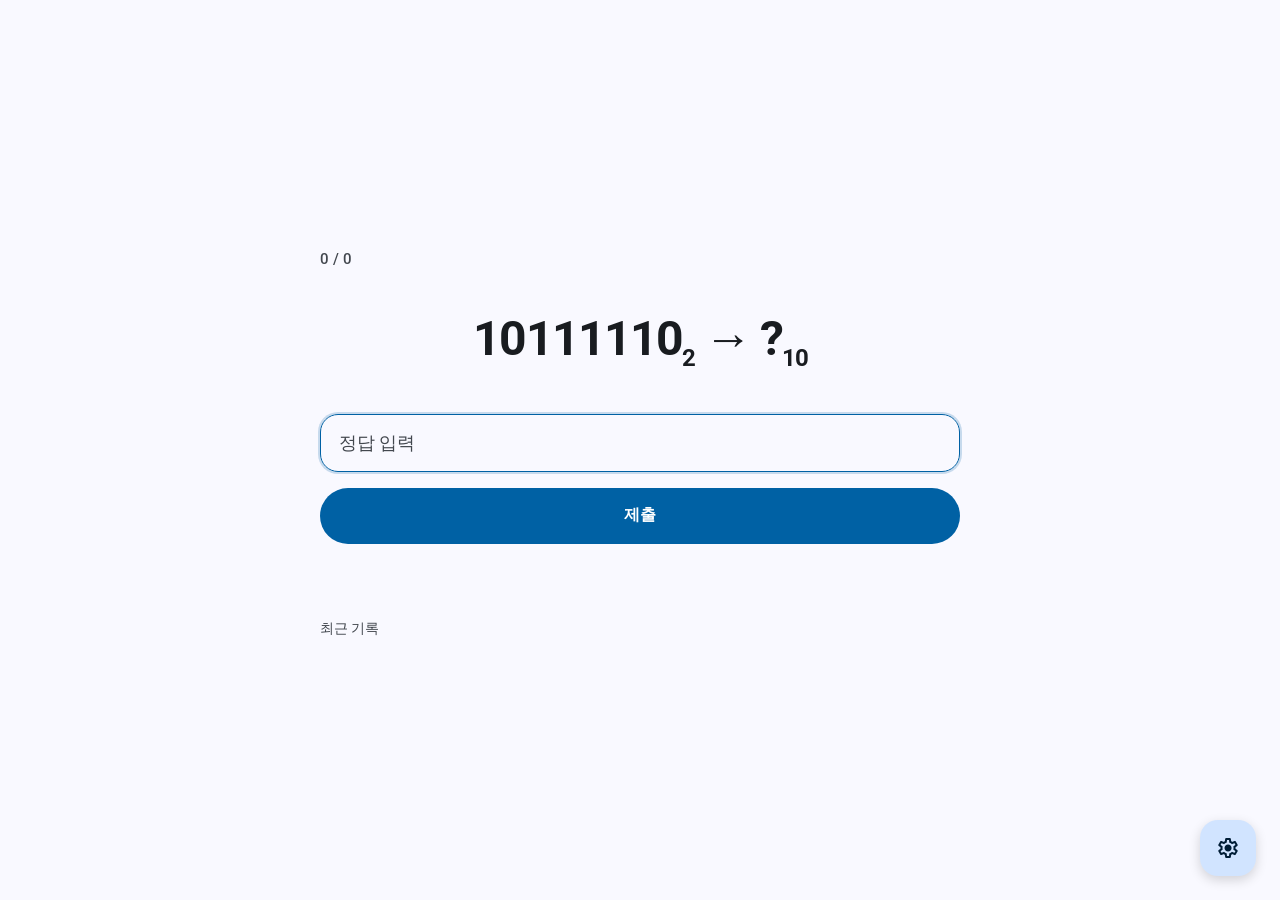
<file: index.html>
<!DOCTYPE html>
<html lang="ko">
<head>
    <meta charset="UTF-8">

    <meta
        name="viewport"
        content="width=device-width, initial-scale=1.0, viewport-fit=cover"
    >

    <title>진법 변환 퀴즈</title>

    <!-- Material Symbols + Roboto -->
    <link
        rel="preconnect"
        href="https://fonts.googleapis.com"
    >

    <link
        rel="preconnect"
        href="https://fonts.gstatic.com"
        crossorigin
    >

    <link
        href="https://fonts.googleapis.com/css2?family=Material+Symbols+Rounded:opsz,wght,FILL,GRAD@20..48,400,0,0&family=Roboto:wght@400;500;700&display=swap"
        rel="stylesheet"
    >

    <!-- 색상 / 디자인 -->
    <link rel="stylesheet" href="theme.css">

    <!-- 레이아웃 / 컴포넌트 -->
    <link rel="stylesheet" href="style.css">

    <style>
    #settingsContainer {
        display: none;
    }

    #settingsContainer.settings-open {
        display: block;
    }
</style>
</head>


<body>

    <!-- =====================================================
         QUIZ
         ===================================================== -->

    <main class="app">

        <section class="quiz-card">

            <!-- 상단 -->
            <header class="header">

                <div class="title">

                    <div class="title-icon">
                        <span class="material-symbols-rounded">
                            calculate
                        </span>
                    </div>

                    <span>진법 변환 퀴즈</span>

                </div>


                <div
                    class="score"
                    id="score"
                >
                    0 / 0
                </div>

            </header>


            <!-- 문제 -->
            <div
                class="question"
                id="question"
            >
                101101<sub>2</sub> → ?<sub>16</sub>
            </div>


            <!-- 답 입력 -->
            <div class="answer-area">

                <input
                    id="answerInput"
                    class="answer-input"
                    type="text"
                    inputmode="text"
                    autocomplete="off"
                    autocapitalize="characters"
                    spellcheck="false"
                    placeholder="정답 입력"
                    aria-label="답 입력"
                >


                <button
                    id="submitButton"
                    class="submit-button"
                    type="button"
                >
                    제출
                </button>

            </div>


            <!-- 결과 -->
            <div
                id="result"
                class="result"
                aria-live="polite"
            ></div>


            <!-- 최근 기록 -->
            <section class="history">

                <div class="history-title">
                    최근 기록
                </div>

                <div
                    id="historyList"
                    class="history-list"
                ></div>

            </section>

        </section>

    </main>



    <!-- =====================================================
         SETTINGS FAB
         오른쪽 아래 설정 버튼
         ===================================================== -->

    <button
        id="settingsFab"
        class="settings-fab"
        type="button"
        aria-label="설정"
        aria-haspopup="dialog"
    >

        <span class="material-symbols-rounded">
            settings
        </span>

    </button>



    <!-- =====================================================
         SETTINGS BOTTOM SHEET
         ===================================================== -->

    <div id="settingsContainer">


        <!-- 배경 눌러도 닫힘 -->
        <div
            id="settingsBackdrop"
            class="settings-backdrop"
        ></div>


        <section
            id="settingsSheet"
            class="settings-sheet"
            role="dialog"
            aria-modal="true"
            aria-label="설정"
        >

            <!-- 위에 있는 작은 손잡이 -->
            <div class="sheet-handle"></div>


            <!-- =================================================
                 SETTINGS MAIN
                 ================================================= -->

            <div
                id="settingsMain"
                class="settings-main"
            >


                <!-- 진법 -->

                <div class="settings-group">

                    <div class="settings-group-title">
                        진법
                    </div>


                    <!-- 입력 진법 -->

                    <button
                        id="inputBaseSetting"
                        class="settings-item"
                        type="button"
                    >

                        <div class="settings-item-icon">

                            <span class="material-symbols-rounded">
                                input
                            </span>

                        </div>


                        <div class="settings-item-content">

                            <div class="settings-item-title">
                                입력 진법
                            </div>

                            <div
                                id="inputBaseSummary"
                                class="settings-item-summary"
                            >
                                2진수
                            </div>

                        </div>


                        <span class="material-symbols-rounded settings-chevron">
                            chevron_right
                        </span>

                    </button>


                    <!-- 출력 진법 -->

                    <button
                        id="outputBaseSetting"
                        class="settings-item"
                        type="button"
                    >

                        <div class="settings-item-icon">

                            <span class="material-symbols-rounded">
                                output
                            </span>

                        </div>


                        <div class="settings-item-content">

                            <div class="settings-item-title">
                                출력 진법
                            </div>

                            <div
                                id="outputBaseSummary"
                                class="settings-item-summary"
                            >
                                10진수
                            </div>

                        </div>


                        <span class="material-symbols-rounded settings-chevron">
                            chevron_right
                        </span>

                    </button>

                </div>



                <!-- 화면 -->

                <div class="settings-group">

                    <div class="settings-group-title">
                        화면
                    </div>


                    <!-- 테마 -->

                    <button
                        id="themeSetting"
                        class="settings-item"
                        type="button"
                    >

                        <div class="settings-item-icon">

                            <span class="material-symbols-rounded">
                                dark_mode
                            </span>

                        </div>


                        <div class="settings-item-content">

                            <div class="settings-item-title">
                                테마
                            </div>

                            <div
                                id="themeSummary"
                                class="settings-item-summary"
                            >
                                라이트
                            </div>

                        </div>


                        <span class="material-symbols-rounded settings-chevron">
                            chevron_right
                        </span>

                    </button>

                </div>



                <!-- 기타 -->

                <div class="settings-group">

                    <div class="settings-group-title">
                        기타
                    </div>


                    <!-- GitHub -->

                    <button
                        id="githubButton"
                        class="settings-item"
                        type="button"
                    >

                        <div class="settings-item-icon">

                            <span class="material-symbols-rounded">
                                code
                            </span>

                        </div>


                        <div class="settings-item-content">

                            <div class="settings-item-title">
                                GitHub
                            </div>

                            <div class="settings-item-summary">
                                프로젝트 소스 코드
                            </div>

                        </div>


                        <span class="material-symbols-rounded">
                            open_in_new
                        </span>

                    </button>

                </div>

            </div>



            <!-- =================================================
                 INPUT BASE SCREEN
                 ================================================= -->

            <div
                id="inputBaseScreen"
                class="settings-subscreen"
            >

                <div class="subscreen-header">

                    <button
                        id="inputBaseBack"
                        class="icon-button"
                        type="button"
                        aria-label="뒤로"
                    >

                        <span class="material-symbols-rounded">
                            arrow_back
                        </span>

                    </button>


                    <div class="subscreen-header-text">

                        <h2>입력 진법</h2>

                        <p>
                            문제에 표시되는 숫자의 진법
                        </p>

                    </div>

                </div>


                <!-- 여기서 여러 개 선택 가능 -->

                <div
                    id="inputBaseChips"
                    class="chip-group"
                >

                    <button
                        class="filter-chip"
                        type="button"
                        data-base="2"
                    >

                        <span class="check material-symbols-rounded">
                            check
                        </span>

                        2진수

                    </button>


                    <button
                        class="filter-chip"
                        type="button"
                        data-base="8"
                    >

                        <span class="check material-symbols-rounded">
                            check
                        </span>

                        8진수

                    </button>


                    <button
                        class="filter-chip"
                        type="button"
                        data-base="10"
                    >

                        <span class="check material-symbols-rounded">
                            check
                        </span>

                        10진수

                    </button>


                    <button
                        class="filter-chip"
                        type="button"
                        data-base="16"
                    >

                        <span class="check material-symbols-rounded">
                            check
                        </span>

                        16진수

                    </button>

                </div>

            </div>



            <!-- =================================================
                 OUTPUT BASE SCREEN
                 ================================================= -->

            <div
                id="outputBaseScreen"
                class="settings-subscreen"
            >

                <div class="subscreen-header">

                    <button
                        id="outputBaseBack"
                        class="icon-button"
                        type="button"
                        aria-label="뒤로"
                    >

                        <span class="material-symbols-rounded">
                            arrow_back
                        </span>

                    </button>


                    <div class="subscreen-header-text">

                        <h2>출력 진법</h2>

                        <p>
                            정답을 입력할 진법
                        </p>

                    </div>

                </div>


                <div
                    id="outputBaseChips"
                    class="chip-group"
                >

                    <button
                        class="filter-chip"
                        type="button"
                        data-base="2"
                    >

                        <span class="check material-symbols-rounded">
                            check
                        </span>

                        2진수

                    </button>


                    <button
                        class="filter-chip"
                        type="button"
                        data-base="8"
                    >

                        <span class="check material-symbols-rounded">
                            check
                        </span>

                        8진수

                    </button>


                    <button
                        class="filter-chip"
                        type="button"
                        data-base="10"
                    >

                        <span class="check material-symbols-rounded">
                            check
                        </span>

                        10진수

                    </button>


                    <button
                        class="filter-chip"
                        type="button"
                        data-base="16"
                    >

                        <span class="check material-symbols-rounded">
                            check
                        </span>

                        16진수

                    </button>

                </div>

            </div>



            <!-- =================================================
                 THEME SCREEN
                 ================================================= -->

            <div
                id="themeScreen"
                class="settings-subscreen"
            >

                <div class="subscreen-header">

                    <button
                        id="themeBack"
                        class="icon-button"
                        type="button"
                        aria-label="뒤로"
                    >

                        <span class="material-symbols-rounded">
                            arrow_back
                        </span>

                    </button>


                    <div class="subscreen-header-text">

                        <h2>테마</h2>

                        <p>
                            앱의 화면 테마를 선택해주세요
                        </p>

                    </div>

                </div>


                <!-- 테마 선택 -->

                <div class="choice-list">


                    <!-- 라이트 -->

                    <button
                        class="choice-item"
                        type="button"
                        data-theme-choice="light"
                    >

                        <span>
                            라이트
                        </span>

                        <span class="check material-symbols-rounded">
                            check
                        </span>

                    </button>


                    <!-- 다크 -->

                    <button
                        class="choice-item"
                        type="button"
                        data-theme-choice="dark"
                    >

                        <span>
                            다크
                        </span>

                        <span class="check material-symbols-rounded">
                            check
                        </span>

                    </button>


                    <!-- 기기 설정 -->

                    <button
                        class="choice-item"
                        type="button"
                        data-theme-choice="system"
                    >

                        <span>
                            기기 설정
                        </span>

                        <span class="check material-symbols-rounded">
                            check
                        </span>

                    </button>

                </div>

            </div>

        </section>

    </div>



    <!-- =====================================================
         JAVASCRIPT
         ===================================================== -->

    <script src="script.js"></script>

</body>
</html>
</file>
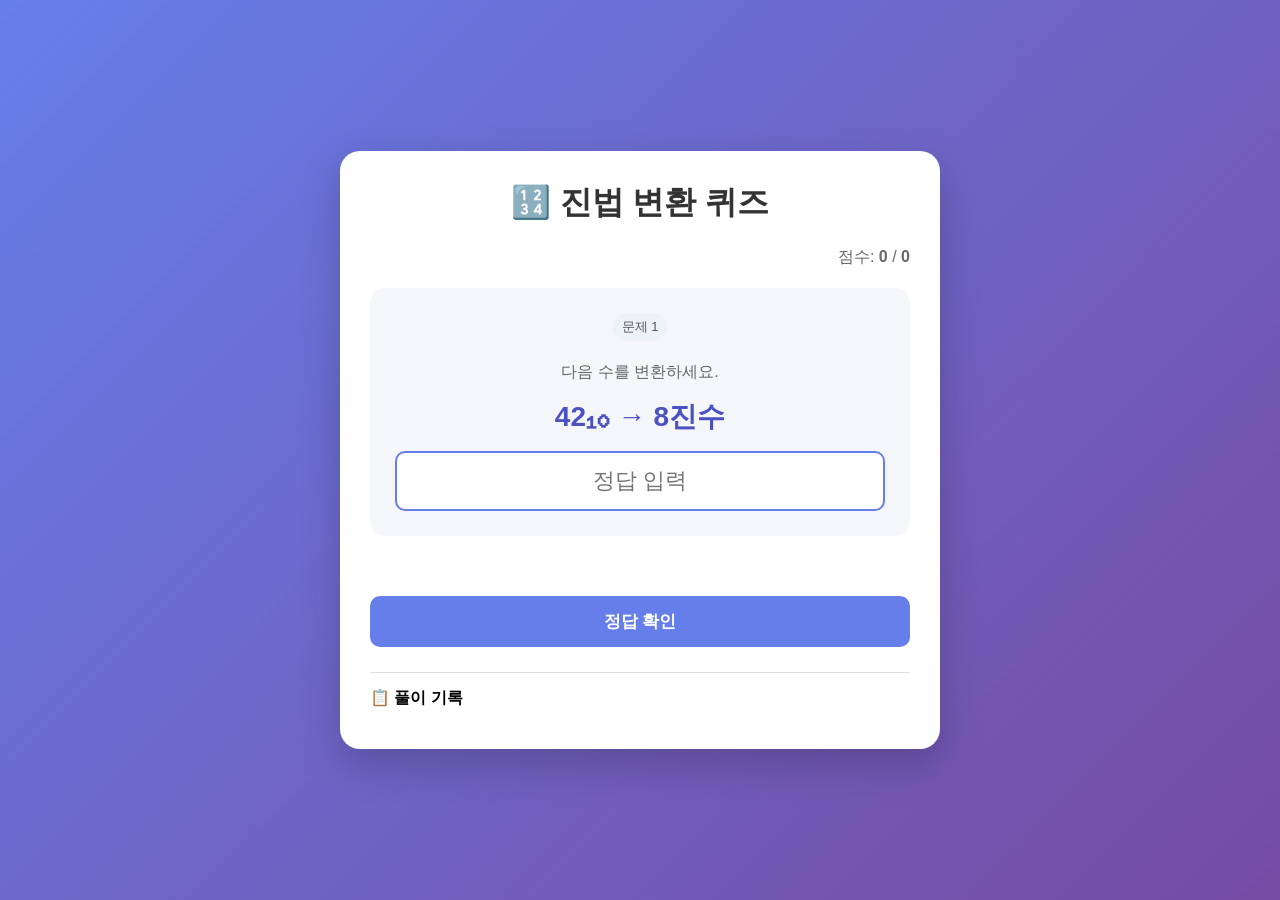
<file: 이진법 연습.html>
﻿<!DOCTYPE html>
<html lang="ko">
<head>
<meta charset="UTF-8">
<meta name="viewport" content="width=device-width, initial-scale=1.0">
<title>진법 변환 퀴즈</title>

<style>
    * {
        box-sizing: border-box;
    }

    body {
        margin: 0;
        font-family: Arial, sans-serif;
        background: linear-gradient(135deg, #667eea, #764ba2);
        min-height: 100vh;
        display: flex;
        justify-content: center;
        align-items: center;
        padding: 20px;
    }

    .quiz-container {
        width: 100%;
        max-width: 600px;
        background: white;
        border-radius: 20px;
        padding: 30px;
        box-shadow: 0 15px 40px rgba(0,0,0,0.2);
    }

    h1 {
        text-align: center;
        margin-top: 0;
        color: #333;
    }

    .score {
        text-align: right;
        color: #666;
        margin-bottom: 20px;
    }

    .question {
        background: #f5f6fa;
        border-radius: 15px;
        padding: 25px;
        text-align: center;
        margin-bottom: 20px;
    }

    .question .conversion {
        font-size: 28px;
        font-weight: bold;
        color: #4c51bf;
        margin: 15px 0;
    }

    .question p {
        color: #666;
        margin-bottom: 5px;
    }

    input {
        width: 100%;
        padding: 15px;
        font-size: 22px;
        text-align: center;
        border: 2px solid #ddd;
        border-radius: 10px;
        outline: none;
        transition: 0.2s;
    }

    input:focus {
        border-color: #667eea;
    }

    button {
        width: 100%;
        padding: 14px;
        border: none;
        border-radius: 10px;
        font-size: 17px;
        font-weight: bold;
        cursor: pointer;
        margin-top: 10px;
        transition: 0.2s;
    }

    #submitBtn {
        background: #667eea;
        color: white;
    }

    #submitBtn:hover {
        background: #5568d8;
    }

    #nextBtn {
        background: #48bb78;
        color: white;
        display: none;
    }

    #nextBtn:hover {
        background: #38a169;
    }

    .result {
        text-align: center;
        font-size: 18px;
        font-weight: bold;
        margin: 15px 0;
        min-height: 25px;
    }

    .correct {
        color: #38a169;
    }

    .wrong {
        color: #e53e3e;
    }

    .history {
        margin-top: 25px;
        border-top: 1px solid #ddd;
        padding-top: 15px;
    }

    .history-title {
        font-weight: bold;
        margin-bottom: 10px;
    }

    .history-item {
        padding: 7px 10px;
        border-radius: 7px;
        margin-bottom: 5px;
        font-size: 14px;
    }

    .history-item.correct {
        background: #e6fffa;
    }

    .history-item.wrong {
        background: #fff5f5;
    }

    .badge {
        display: inline-block;
        padding: 5px 9px;
        border-radius: 20px;
        background: #edf2f7;
        color: #555;
        font-size: 13px;
        margin-bottom: 5px;
    }
</style>
</head>

<body>

<div class="quiz-container">

    <h1>🔢 진법 변환 퀴즈</h1>

    <div class="score">
        점수: <strong id="score">0</strong> /
        <strong id="total">0</strong>
    </div>

    <div class="question">
        <span class="badge" id="questionNumber">문제 1</span>

        <p>다음 수를 변환하세요.</p>

        <div class="conversion" id="questionText">
            1010₂ → 10진수
        </div>

        <input
            type="text"
            id="answer"
            placeholder="정답 입력"
            autocomplete="off"
        >
    </div>

    <div class="result" id="result"></div>

    <button id="submitBtn">정답 확인</button>
    <button id="nextBtn">다음 문제 →</button>

    <div class="history">
        <div class="history-title">📋 풀이 기록</div>
        <div id="historyList"></div>
    </div>

</div>

<script>
    const BASES = {
        2: "2진수",
        8: "8진수",
        16: "16진수"
    };

    let currentQuestion;
    let score = 0;
    let total = 0;

    const questionText = document.getElementById("questionText");
    const questionNumber = document.getElementById("questionNumber");
    const answerInput = document.getElementById("answer");
    const result = document.getElementById("result");
    const scoreElement = document.getElementById("score");
    const totalElement = document.getElementById("total");
    const historyList = document.getElementById("historyList");

    const submitBtn = document.getElementById("submitBtn");
    const nextBtn = document.getElementById("nextBtn");


    // 10진수 → 2/8/16진수 문제 생성
    function generateQuestion() {

        const targetBases = [2, 8, 16];

        const targetBase =
            targetBases[Math.floor(Math.random() * targetBases.length)];

        // 1 ~ 255 사이의 10진수
        const decimalNumber =
            Math.floor(Math.random() * 255) + 1;

        const correctAnswer =
            decimalNumber.toString(targetBase).toUpperCase();

        currentQuestion = {
            decimalNumber,
            targetBase,
            correctAnswer
        };

        questionNumber.textContent =
            `문제 ${total + 1}`;

        questionText.textContent =
            `${decimalNumber}₁₀ → ${BASES[targetBase]}`;

        answerInput.value = "";
        answerInput.disabled = false;

        result.textContent = "";
        result.className = "result";

        submitBtn.style.display = "block";
        nextBtn.style.display = "none";

        answerInput.focus();
    }


    // 정답 확인
    function checkAnswer() {

        const userAnswer =
            answerInput.value.trim().toUpperCase();

        if (!userAnswer) {
            result.textContent = "정답을 입력해주세요.";
            result.className = "result wrong";
            return;
        }

        total++;

        if (userAnswer === currentQuestion.correctAnswer) {

            score++;

            result.textContent = "🎉 정답!";
            result.className = "result correct";

            addHistory(
                true,
                `${currentQuestion.decimalNumber}₁₀ → ` +
                `${currentQuestion.correctAnswer}${getSubscript(currentQuestion.targetBase)}`
            );

        } else {

            result.textContent =
                `❌ 오답! 정답: ${currentQuestion.correctAnswer}`;

            result.className = "result wrong";

            addHistory(
                false,
                `${currentQuestion.decimalNumber}₁₀ → ` +
                `입력: ${userAnswer} / 정답: ${currentQuestion.correctAnswer}`
            );
        }

        scoreElement.textContent = score;
        totalElement.textContent = total;

        answerInput.disabled = true;
        submitBtn.style.display = "none";
        nextBtn.style.display = "block";
    }


    // 진법 아래첨자
    function getSubscript(base) {
        const subscript = {
            2: "₂",
            8: "₈",
            16: "₁₆"
        };

        return subscript[base];
    }


    // 풀이 기록
    function addHistory(isCorrect, text) {

        const item = document.createElement("div");

        item.className =
            `history-item ${isCorrect ? "correct" : "wrong"}`;

        item.textContent =
            `${isCorrect ? "⭕" : "❌"} ${text}`;

        historyList.prepend(item);

        while (historyList.children.length > 10) {
            historyList.removeChild(historyList.lastChild);
        }
    }


    submitBtn.addEventListener("click", checkAnswer);

    nextBtn.addEventListener("click", generateQuestion);


    // Enter 키
    answerInput.addEventListener("keydown", function(event) {

        if (event.key === "Enter") {

            if (answerInput.disabled) {
                generateQuestion();
            } else {
                checkAnswer();
            }

        }

    });


    // 첫 문제
    generateQuestion();
</script>


</body>
</html>
</file>
<file: theme.css>
/* =========================================================
   MATERIAL THEME
   ========================================================= */

:root {

    /* Primary */
    --md-sys-color-primary: #0061A4;
    --md-sys-color-on-primary: #FFFFFF;
    --md-sys-color-primary-container: #D1E4FF;
    --md-sys-color-on-primary-container: #001D36;

    /* Secondary */
    --md-sys-color-secondary: #535F70;
    --md-sys-color-on-secondary: #FFFFFF;
    --md-sys-color-secondary-container: #D7E3F7;
    --md-sys-color-on-secondary-container: #101C2B;

    /* Tertiary */
    --md-sys-color-tertiary: #6B5778;
    --md-sys-color-on-tertiary: #FFFFFF;
    --md-sys-color-tertiary-container: #F2DAFF;
    --md-sys-color-on-tertiary-container: #251431;

    /* Background */
    --md-sys-color-background: #F9F9FF;
    --md-sys-color-on-background: #191C20;

    /* Surface */
    --md-sys-color-surface: #F9F9FF;
    --md-sys-color-on-surface: #191C20;

    --md-sys-color-surface-variant: #DEE3EB;
    --md-sys-color-on-surface-variant: #42474E;

    /* Outline */
    --md-sys-color-outline: #72777F;
    --md-sys-color-outline-variant: #C2C7CF;

    /* Error */
    --md-sys-color-error: #BA1A1A;
    --md-sys-color-on-error: #FFFFFF;
    --md-sys-color-error-container: #FFDAD6;
    --md-sys-color-on-error-container: #410002;

    /* Other */
    --md-sys-color-shadow: #000000;
    --md-sys-color-scrim: #000000;


    /* =====================================================
       COMPONENT VARIABLES
       ===================================================== */

    --shadow-card:
        0 1px 3px rgba(0, 0, 0, 0.12),
        0 4px 12px rgba(0, 0, 0, 0.08);

    --shadow-sheet:
        0 8px 24px rgba(0, 0, 0, 0.16);

    --shadow-fab:
        0 4px 12px rgba(0, 0, 0, 0.16);

    --overlay:
        rgba(0, 0, 0, 0.45);


    /* Radius */

    --radius-card: 28px;
    --radius-item: 20px;
    --radius-button: 100px;
}


/* =========================================================
   DARK
   ========================================================= */

html[data-theme="dark"] {

    --md-sys-color-primary: #9ECAFF;
    --md-sys-color-on-primary: #003258;

    --md-sys-color-primary-container: #00497D;
    --md-sys-color-on-primary-container: #D1E4FF;

    --md-sys-color-secondary: #BBC7DB;
    --md-sys-color-on-secondary: #253140;

    --md-sys-color-secondary-container: #3B4858;
    --md-sys-color-on-secondary-container: #D7E3F7;

    --md-sys-color-tertiary: #D6BEE4;
    --md-sys-color-on-tertiary: #3A2948;

    --md-sys-color-tertiary-container: #513F5F;
    --md-sys-color-on-tertiary-container: #F2DAFF;

    --md-sys-color-background: #111418;
    --md-sys-color-on-background: #E1E2E6;

    --md-sys-color-surface: #111418;
    --md-sys-color-on-surface: #E1E2E6;

    --md-sys-color-surface-variant: #42474E;
    --md-sys-color-on-surface-variant: #C2C7CF;

    --md-sys-color-outline: #8C9199;
    --md-sys-color-outline-variant: #42474E;

    --md-sys-color-error: #FFB4AB;
    --md-sys-color-on-error: #690005;

    --md-sys-color-error-container: #93000A;
    --md-sys-color-on-error-container: #FFDAD6;
}


/* =========================================================
   DEVICE SETTING → DARK
   ========================================================= */

@media (prefers-color-scheme: dark) {

    html[data-theme="system"] {

        --md-sys-color-primary: #9ECAFF;
        --md-sys-color-on-primary: #003258;

        --md-sys-color-primary-container: #00497D;
        --md-sys-color-on-primary-container: #D1E4FF;

        --md-sys-color-background: #111418;
        --md-sys-color-on-background: #E1E2E6;

        --md-sys-color-surface: #111418;
        --md-sys-color-on-surface: #E1E2E6;

        --md-sys-color-surface-variant: #42474E;
        --md-sys-color-on-surface-variant: #C2C7CF;

        --md-sys-color-outline: #8C9199;
        --md-sys-color-outline-variant: #42474E;
    }
}
</file>
<file: style.css>
/* =========================================================
   RESET
   ========================================================= */

* {
    box-sizing: border-box;
}

html,
body {
    margin: 0;
    width: 100%;
    height: 100%;
}

body {
    font-family:
        -apple-system,
        BlinkMacSystemFont,
        "Roboto",
        "SF Pro Display",
        "Pretendard",
        sans-serif;

    background: var(--md-sys-color-background);
    color: var(--md-sys-color-on-background);

    transition:
        background 0.25s ease,
        color 0.25s ease;
}

button,
input {
    font: inherit;
}

button {
    border: 0;
    cursor: pointer;
}

.material-symbols-rounded {
    font-family: "Material Symbols Rounded";
    font-weight: normal;
    font-style: normal;
    font-size: 24px;
    line-height: 1;
    letter-spacing: normal;
    text-transform: none;
    display: inline-block;
    white-space: nowrap;
    direction: ltr;
    font-feature-settings: "liga";
    -webkit-font-feature-settings: "liga";
    -webkit-font-smoothing: antialiased;
}


/* =========================================================
   QUIZ
   ========================================================= */

.app {
    width: 100%;
    min-height: 100dvh;

    display: flex;
    justify-content: center;
    align-items: center;

    padding:
        max(24px, env(safe-area-inset-top))
        max(24px, env(safe-area-inset-right))
        max(24px, env(safe-area-inset-bottom))
        max(24px, env(safe-area-inset-left));
}

.quiz-card {
    width: min(100%, 720px);

    padding: 32px;
}


/* =========================================================
   HEADER
   ========================================================= */

.header {
    display: flex;
    align-items: center;
    justify-content: space-between;

    margin-bottom: 32px;
}

.title {
    display: flex;
    align-items: center;
    gap: 12px;

    font-size: 22px;
    font-weight: 700;
}

.title-icon {
    width: 42px;
    height: 42px;

    display: grid;
    place-items: center;

    border-radius: 14px;

    background:
        var(--md-sys-color-primary-container);

    color:
        var(--md-sys-color-on-primary-container);
}

.score {
    color:
        var(--md-sys-color-on-surface-variant);

    font-size: 15px;
    font-weight: 500;
}


/* =========================================================
   QUESTION
   ========================================================= */

.question {
    text-align: center;

    margin: 42px 0;

    font-size: clamp(30px, 6vw, 48px);
    font-weight: 700;

    letter-spacing: -0.04em;

    overflow-wrap: anywhere;
}

.question sub {
    font-size: 0.5em;
}


/* =========================================================
   ANSWER
   ========================================================= */

.answer-area {
    display: flex;
    flex-direction: column;
    gap: 12px;
}

.answer-input {
    width: 100%;
    height: 58px;

    padding: 0 18px;

    border: 1px solid var(--md-sys-color-outline);
    border-radius: 18px;

    outline: none;

    background: transparent;
    color: var(--md-sys-color-on-surface);

    font-size: 18px;

    transition:
        border-color 0.15s ease,
        box-shadow 0.15s ease;
}

.answer-input:focus {
    border-color:
        var(--md-sys-color-primary);

    box-shadow:
        0 0 0 2px
        color-mix(
            in srgb,
            var(--md-sys-color-primary) 20%,
            transparent
        );
}

.answer-input::placeholder {
    color:
        var(--md-sys-color-on-surface-variant);
}


/* =========================================================
   BUTTON
   ========================================================= */

.submit-button {
    width: 100%;
    height: 56px;

    margin-top: 4px;

    border-radius: var(--radius-button);

    background:
        var(--md-sys-color-primary);

    color:
        var(--md-sys-color-on-primary);

    font-size: 16px;
    font-weight: 700;

    transition:
        transform 0.15s ease,
        filter 0.15s ease;
}

.submit-button:hover {
    filter: brightness(1.05);
}

.submit-button:active {
    transform: scale(0.98);
}


/* =========================================================
   RESULT
   ========================================================= */

.result {
    min-height: 28px;

    margin-top: 16px;

    text-align: center;

    color:
        var(--md-sys-color-on-surface-variant);

    font-size: 15px;
}

.result.correct {
    color:
        var(--md-sys-color-primary);

    font-weight: 700;
}

.result.wrong {
    color:
        var(--md-sys-color-error);

    font-weight: 700;
}


/* =========================================================
   HISTORY
   ========================================================= */

.history {
    margin-top: 32px;
}

.history-title {
    margin-bottom: 12px;

    color:
        var(--md-sys-color-on-surface-variant);

    font-size: 14px;
    font-weight: 500;
}

.history-list {
    display: flex;
    flex-direction: column;
    gap: 4px;
}

.history-item {
    display: flex;
    justify-content: space-between;
    align-items: center;

    padding: 10px 12px;

    border-radius: 12px;

    color:
        var(--md-sys-color-on-surface-variant);

    font-size: 14px;
}

.history-item.correct {
    color:
        var(--md-sys-color-primary);
}

.history-item.wrong {
    color:
        var(--md-sys-color-error);
}

.history-icon {
    font-size: 18px;
    vertical-align: middle;
}


/* =========================================================
   SETTINGS FAB
   ========================================================= */

.settings-fab {
    position: fixed;

    right:
        max(24px, env(safe-area-inset-right));

    bottom:
        max(24px, env(safe-area-inset-bottom));

    width: 56px;
    height: 56px;

    border-radius: 18px;

    background:
        var(--md-sys-color-primary-container);

    color:
        var(--md-sys-color-on-primary-container);

    display: grid;
    place-items: center;

    box-shadow:
        var(--shadow-fab);

    z-index: 20;

    transition:
        transform 0.2s ease;
}

.settings-fab:hover {
    transform: translateY(-2px);
}


/* =========================================================
   BOTTOM SHEET
   ========================================================= */

.settings-backdrop {
    position: fixed;
    inset: 0;

    background:
        var(--overlay);

    opacity: 0;
    pointer-events: none;

    transition:
        opacity 0.25s ease;

    z-index: 30;
}

.settings-sheet {
    position: fixed;

    left: 50%;
    bottom: 0;

    width: min(100%, 720px);

    transform:
        translate(-50%, 110%);

    background:
        var(--md-sys-color-surface);

    border-radius:
        28px 28px 0 0;

    padding:
        12px
        20px
        max(24px, env(safe-area-inset-bottom));

    box-shadow:
        var(--shadow-sheet);

    z-index: 31;

    transition:
        transform 0.3s cubic-bezier(.2,.8,.2,1);

    max-height: 90dvh;
    overflow-y: auto;
}

.settings-open .settings-backdrop {
    opacity: 1;
    pointer-events: auto;
}

.settings-open .settings-sheet {
    transform:
        translate(-50%, 0);
}

.sheet-handle {
    width: 32px;
    height: 4px;

    margin: 0 auto 20px;

    border-radius: 100px;

    background:
        var(--md-sys-color-outline-variant);
}


/* =========================================================
   SETTINGS
   ========================================================= */

.settings-group {
    margin-bottom: 24px;
}

.settings-group-title {
    padding: 8px 12px;

    color:
        var(--md-sys-color-primary);

    font-size: 14px;
    font-weight: 700;
}

.settings-item {
    width: 100%;

    display: flex;
    align-items: center;

    gap: 16px;

    padding: 14px 12px;

    border-radius:
        var(--radius-item);

    background: transparent;

    color:
        var(--md-sys-color-on-surface);

    text-align: left;

    transition:
        background 0.15s ease;
}

.settings-item:hover {
    background:
        var(--md-sys-color-surface-variant);
}

.settings-item-icon {
    width: 40px;
    height: 40px;

    display: grid;
    place-items: center;

    border-radius: 14px;

    color:
        var(--md-sys-color-on-surface-variant);
}

.settings-item-content {
    min-width: 0;
    flex: 1;
}

.settings-item-title {
    font-size: 16px;
    font-weight: 500;
}

.settings-item-summary {
    margin-top: 3px;

    color:
        var(--md-sys-color-on-surface-variant);

    font-size: 14px;

    overflow: hidden;
    text-overflow: ellipsis;
    white-space: nowrap;
}

.settings-chevron {
    color:
        var(--md-sys-color-on-surface-variant);
}


/* =========================================================
   SUB SCREEN
   ========================================================= */

.settings-subscreen {
    display: none;
}

.settings-subscreen.open {
    display: block;
}

.settings-main.hidden {
    display: none;
}

.subscreen-header {
    display: flex;
    align-items: center;

    gap: 8px;

    margin-bottom: 28px;
}

.subscreen-header-text {
    flex: 1;
}

.subscreen-header h2 {
    margin: 0;

    font-size: 22px;
}

.subscreen-header p {
    margin: 4px 0 0;

    color:
        var(--md-sys-color-on-surface-variant);

    font-size: 14px;
}

.icon-button {
    width: 48px;
    height: 48px;

    display: grid;
    place-items: center;

    border-radius: 50%;

    background: transparent;

    color:
        var(--md-sys-color-on-surface);
}

.icon-button:hover {
    background:
        var(--md-sys-color-surface-variant);
}


/* =========================================================
   FILTER CHIPS
   ========================================================= */

.chip-group {
    display: flex;
    flex-wrap: wrap;
    gap: 8px;
}

.filter-chip {
    min-height: 40px;

    padding: 0 16px;

    display: inline-flex;
    align-items: center;

    gap: 8px;

    border:
        1px solid var(--md-sys-color-outline);

    border-radius: 12px;

    background: transparent;

    color:
        var(--md-sys-color-on-surface);

    font-size: 14px;
    font-weight: 500;
}

.filter-chip .check {
    display: none;

    font-size: 18px;
}

.filter-chip.selected {
    border-color:
        var(--md-sys-color-primary);

    background:
        var(--md-sys-color-secondary-container);

    color:
        var(--md-sys-color-on-secondary-container);
}

.filter-chip.selected .check {
    display: inline-block;
}


/* =========================================================
   THEME CHOICE
   ========================================================= */

.choice-list {
    display: flex;
    flex-direction: column;
    gap: 4px;
}

.choice-item {
    width: 100%;
    min-height: 56px;

    padding: 0 16px;

    display: flex;
    align-items: center;
    justify-content: space-between;

    border-radius: 16px;

    background: transparent;

    color:
        var(--md-sys-color-on-surface);

    text-align: left;

    font-size: 16px;
}

.choice-item:hover {
    background:
        var(--md-sys-color-surface-variant);
}

.choice-item .check {
    display: none;

    color:
        var(--md-sys-color-primary);
}

.choice-item.selected {
    color:
        var(--md-sys-color-primary);

    font-weight: 500;
}

.choice-item.selected .check {
    display: block;
}


/* =========================================================
   RESPONSIVE
   ========================================================= */

@media (max-width: 599px) {

    .app {
        padding: 0;
        align-items: stretch;
    }

    .quiz-card {
        width: 100%;
        min-height: 100dvh;

        display: flex;
        flex-direction: column;

        padding:
            max(24px, env(safe-area-inset-top))
            max(20px, env(safe-area-inset-right))
            max(24px, env(safe-area-inset-bottom))
            max(20px, env(safe-area-inset-left));
    }

    .question {
        margin: 36px 0;
    }

    .settings-fab {
        right:
            max(20px, env(safe-area-inset-right));

        bottom:
            max(20px, env(safe-area-inset-bottom));
    }

    .settings-sheet {
        width: 100%;

        border-radius:
            28px 28px 0 0;
    }
}


@media (min-width: 600px) and (max-width: 839px) {

    .quiz-card {
        width: min(100%, 640px);
        padding: 36px;
    }
}


@media (min-width: 840px) {

    .quiz-card {
        width: min(100%, 720px);
        padding: 40px;
    }
}


@media (max-height: 650px) {

    .app {
        align-items: flex-start;
        padding-top: 16px;
    }

    .quiz-card {
        padding-top: 24px;
        padding-bottom: 24px;
    }

    .question {
        margin: 24px 0;
    }
}

.title {
    display: none;
}

@media (max-width: 599px) {
    .title {
        display: flex;
        align-items: center;
        gap: 12px;

        font-size: 22px;
        font-weight: 700;
    }
}

.material-symbols-rounded {
    visibility: hidden;
}

.fonts-loaded .material-symbols-rounded {
    visibility: visible;
}
</file>
